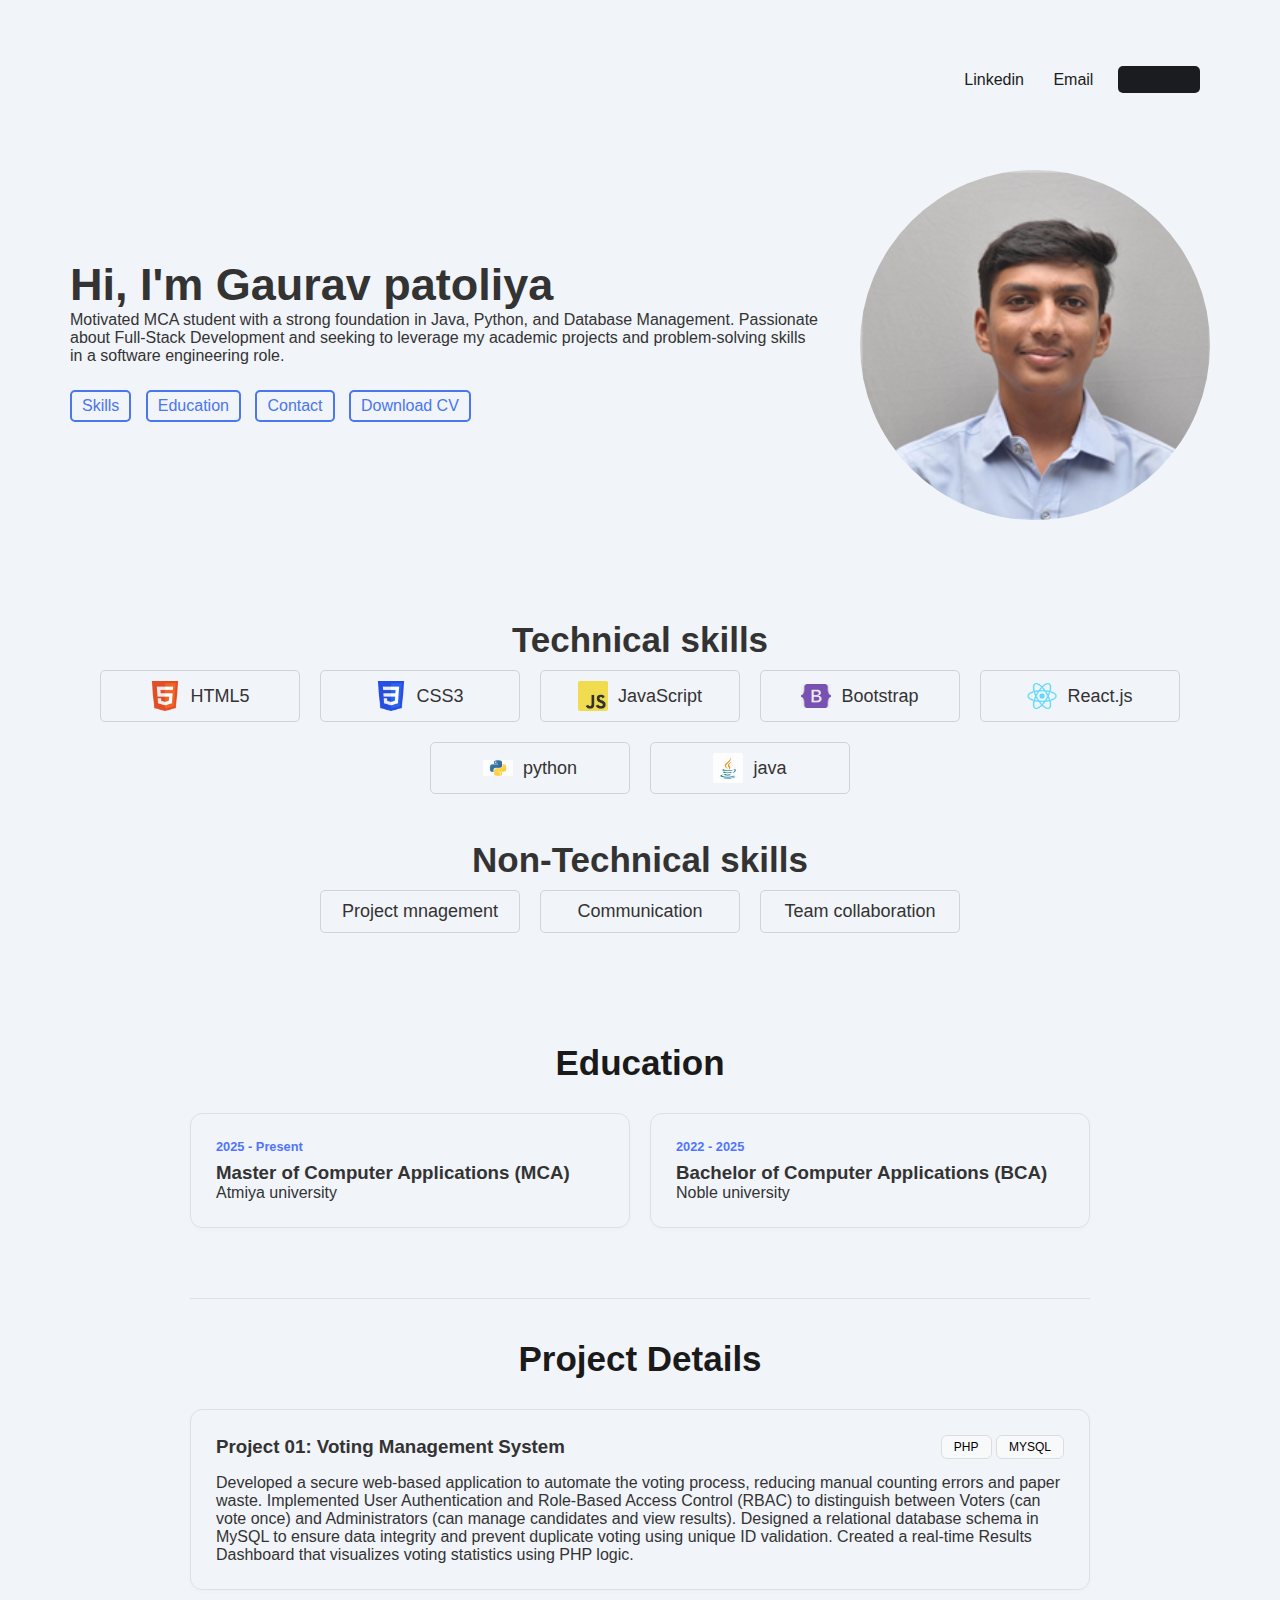
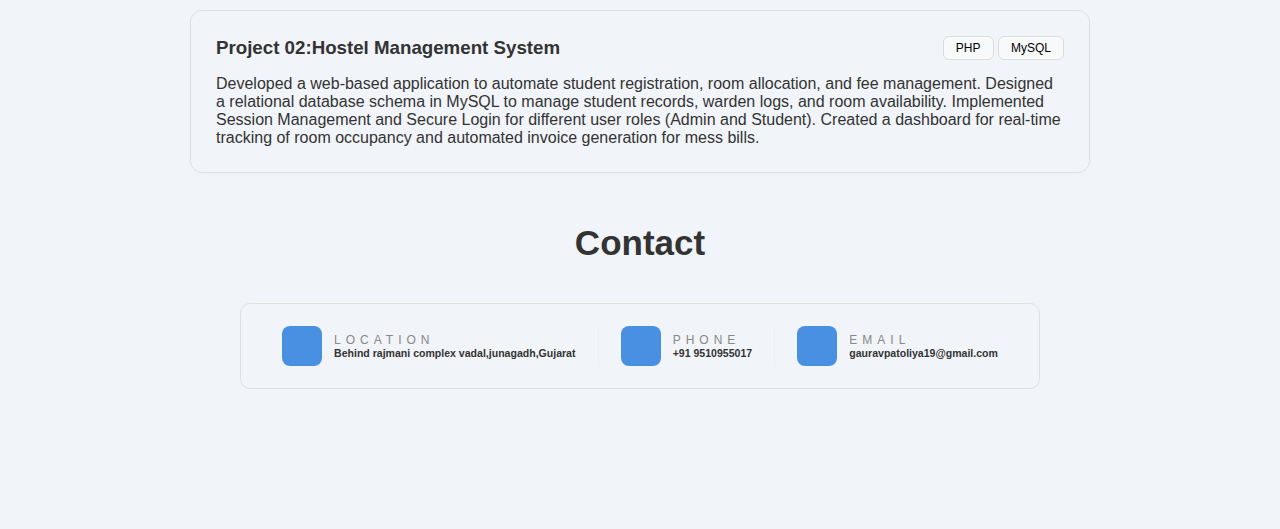
<file: index.html>
<!DOCTYPE html>
<html lang="en">
<head>
  <meta charset="UTF-8">
  <meta http-equiv="X-UA-Compatible" content="IE=edge">
  <meta name="viewport" content="width=device-width, initial-scale=1.0">

  <link rel="preconnect" href="https://fonts.googleapis.com">
  <link rel="preconnect" href="https://fonts.gstatic.com" crossorigin>
  <link href="https://fonts.googleapis.com/css2?family=Poppins:wght@400;600&display=swap" rel="stylesheet">

  <link rel="stylesheet" href="https://cdnjs.cloudflare.com/ajax/libs/font-awesome/6.4.0/css/all.min.css" integrity="sha512-iecdLmaskl7CVkqkXNQ/ZH/XLlvWZOJyj7Yy7tcenmpD1ypASozpmT/E0iPtmFIB46ZmdtAc9eNBvH0H/ZpiBw==" crossorigin="anonymous" referrerpolicy="no-referrer" />

  <link rel="stylesheet" href="home.css">

  <title>Portfolio</title>
</head>
<body>
  <!-- NAVBAR -->
  <nav>
    <div class="left">
    
    </div>

    <div class="right">
      
       
      <a href="http://linkedin.com" target="_blank" rel="noopener noreferrer">
        <i class="fa-brands fa-linkedin"></i>
        <span>Linkedin</span>
      </a>
      
      <a href="http://gauravpatoliya19@gmail.com">
        <i class="fa-solid fa-envelope"></i>
        <span>Email</span>
      </a>
               <a href="https://github.com/gauravpatoliya19-cell"> 
                 <i class="fa-brands fa-github"></i> 
                 <span>Github</span>
        
      </a>
    </div>
  </nav>

  <main>
    <!-- SECTION 1: Hero -->
    <section class="hero-section">
      <div class="text">
        <h2>Hi, I'm Gaurav patoliya</h2>
        <p>Motivated MCA student with a strong foundation in Java, Python, and Database Management. Passionate about Full-Stack Development and seeking to leverage my academic projects and problem-solving skills in a software engineering role.</p>
        <div class="links">
          <a href="#skills">
            <i class="fa-solid fa-code"></i>
            <span>Skills</span>
          </a>
          
          <a href="#Education">
            <i class="fa-solid fa-pen"></i>
            <span>Education</span>
          </a>
          
          <a href="#contact">
            <i class="fa-solid fa-envelope"></i>
            <span>Contact</span>
          </a>

          <a href="white simple student cv resume.pdf" download="Gaurav_Resume" class="btn btn-outline-primary ms-2">
    <i class="fa-solid fa-download"></i> Download CV
</a>
        </div>
      </div>

      <div class="headshot">
        <img src="persona.png" alt="john doe headshot">
      </div>
    </section>

    <!-- SECTION 2: Skills -->
    <section id="skills" class="skills-section">
      <h2>Technical skills</h2>
     
      <div class="cells">
        <div class="cell">
          <img src="html-logo.webp" alt="html logo">
          <span>HTML5</span>
        </div>
        
        <div class="cell">
          <img src="css-logo.webp" alt="css logo">
          <span>CSS3</span>
        </div>
        
        <div class="cell">
          <img src="javascript-logo.webp" alt="javascript logo">
          <span>JavaScript</span>
        </div>
        
        <div class="cell">
          <img src="OIP.png" alt="node logo">
          <span>Bootstrap</span>
        </div>
        
        <div class="cell">
          <img src="react-logo.webp" alt="react logo">
          <span>React.js</span>
        </div>

          <div class="cell">
          <img src="OIPp.png" alt="react logo">
          <span>python</span>
        </div>
      
         <div class="cell">
          <img src="java.png" alt="react logo">
          <span>java</span>
        </div>
      
      </div>

<br>
<br>

      <section id="skills" class="skills-section">
      <h2> Non-Technical skills</h2>
     
      <div class="cells">
        <div class="cell">
          <span>Project mnagement</span>
        </div>
        
        <div class="cell">
          <span>Communication</span>
        </div>
        
        <div class="cell">
          <span>Team collaboration</span>
        </div>
    
    </section>

    <!-- SECTION 3: Testimony -->
    <div class="container">
        <section class="section-block">
            <h2 class="section-title"  id="Education">Education</h2>
            <div class="grid-layout">
                <div class="info-card">
                    <span class="tag">2025 - Present</span>
                    <h3>Master of Computer Applications (MCA)</h3>
                    <p>Atmiya university </p>
                </div>
                <div class="info-card">
                    <span class="tag">2022 - 2025</span>
                    <h3>Bachelor of Computer Applications (BCA)</h3>
                    <p>Noble university </p>
                </div>
            </div>
        </section>

        <hr class="divider">

        <section class="section-block">
            <h2 class="section-title">Project Details</h2>
            
            <div class="project-card">
                <div class="project-header">
                    <h3>Project 01: Voting Management System</h3>
                    <div class="project-links">
                        <button class="btn-small">PHP</button>
                        <button class="btn-small">MYSQL</button>
                    </div>
                </div>
                <p>Developed a secure web-based application to automate the voting process, reducing manual counting errors and paper waste.

Implemented User Authentication and Role-Based Access Control (RBAC) to distinguish between Voters (can vote once) and Administrators (can manage candidates and view results).

Designed a relational database schema in MySQL to ensure data integrity and prevent duplicate voting using unique ID validation.

Created a real-time Results Dashboard that visualizes voting statistics using PHP logic.</P> </div>

            <div class="project-card">
                <div class="project-header">
                    <h3>Project 02:Hostel Management System </h3>
                    <div class="project-links">
                        <button class="btn-small">PHP</button>
                        <button class="btn-small">MySQL</button>
                    </div>
                </div>
                <p>Developed a web-based application to automate student registration, room allocation, and fee management.

Designed a relational database schema in MySQL to manage student records, warden logs, and room availability.

Implemented Session Management and Secure Login for different user roles (Admin and Student).

Created a dashboard for real-time tracking of room occupancy and automated invoice generation for mess bills.</P> </div>
        </section>
    <!-- SECTION 4: Contact -->
     
    <section id="contact" class="contact-section">
      <h2>Contact</h2>

    <div class="contact-menu-bar">
    <div class="contact-item">
        <div class="icon-box"><i class="fas fa-map-marker-alt"></i></div>
        <div class="text-box">
            <span>Location</span>
            <strong>Behind rajmani complex vadal,junagadh,Gujarat</strong>
        </div>
    </div>

    <div class="contact-divider"></div>

    <div class="contact-item">
        <div class="icon-box"><i class="fas fa-phone-alt"></i></div>
        <div class="text-box">
            <span>Phone</span>
            <strong>+91 9510955017</strong>
        </div>
    </div>

    <div class="contact-divider"></div>

    <div class="contact-item">
        <div class="icon-box"><i class="fas fa-envelope"></i></div>
        <div class="text-box">
            <span>Email</span>
            <strong>gauravpatoliya19@gmail.com</strong>
        </div>
    </div>
</div>  
    </section>

    
  </main>
</body>
</html>
</file>
<file: home.css>
:root {
  --text-color: #1a1c20;
  --link-color: #4a76ee;
  --background-color: #eeeff1;
}

* {
  margin: 0;
  padding: 0;
  box-sizing: border-box;
}

html {
  scroll-behavior: smooth;
}

body {
  font-family: 'Poppins', sans-serif;
  color: var(--text-color);
  background-color: var(--background-color);
  max-width: 1400px;
  margin: 0 auto;
}

a {
  color: var(--link-color);
  text-decoration: none;
}

/* NAVBAR */
nav {
  display: flex;
  justify-content: space-between;
  align-items: center;

  padding: 0 50px;
  height: 80px;
}

nav .left a {
  color: var(--text-color);
  font-size: 22px;
  font-weight: 600;
}

nav .right a {
  color: var(--text-color);
  margin: 0 10px;
}

nav .right a:last-child {
  
  background-color: var(--text-color);
  padding: 5px 15px;
  border-radius: 5px;
}

nav .right a span {
  margin-left: 5px;
}

/* SECTION 1: Hero */
.hero-section {
  display: flex;
  justify-content: space-between;
  align-items: center;
  padding: 0 50px;
  margin: 50px 0;
  margin-bottom: 100px;
  gap: 40px;
}

.hero-section .text {
  flex: 5;
}

.hero-section .text h2 {
  font-size: 45px;
}

.hero-section .text .links {
  margin-top: 25px;
}

.hero-section .text .links a {
  display: inline-block;
  padding: 5px 10px;
  border: 2px solid var(--link-color);
  border-radius: 5px;
  margin-right: 10px;
  margin-bottom: 10px;
  transition: .1s;
}

.hero-section .text .links a:hover {
  color: var(--text-color);
  border: 2px solid var(--text-color);
}

.hero-section .headshot {
  flex: 2;
  display: flex;
  justify-content: right;
}

.hero-section .headshot img {
  width: 350px;
  border-radius: 50%;
}

/* SECTION 2: Skills */
.skills-section {
  padding: 0 50px;
  margin-bottom: 100px;
}

.skills-section h2 {
  text-align: center;
  font-size: 35px;
}

.skills-section .text {
  text-align: center;
  margin-bottom: 20px;
}

.skills-section .cells {
  display: flex;
  justify-content: center;
  flex-wrap: wrap;
}

.skills-section .cells .cell {
  display: flex;
  justify-content: center;
  align-items: center;
  gap: 10px;

  width: 200px;
  padding: 10px 20px;
  margin: 10px;
  border: 1.5px solid #d3d3d3;
  border-radius: 5px;
}

.skills-section .cells .cell img {
  width: 30px;
  height: 30px;
  object-fit: contain;
  border-radius: 2px;
}

.skills-section .cells .cell span {
  font-size: 18px;
}

/* SECTION 3: Testimony */
.testimony-section {
  padding: 0 50px;
  margin-bottom: 100px;
}

.testimony-section h2 {
  font-size: 35px;
  margin-bottom: 30px;
}

.testimony-section .group {
  display: flex;
  align-items: center;
  gap: 50px;
}

.testimony-section .group .person-details {
  text-align: center;
  flex: 2;
}

.testimony-section .group .person-details img {
  width: 200px;
  aspect-ratio: 1 / 1;
  object-fit: cover;
  border-radius: 50%;
  margin-bottom: 10px;
}

.testimony-section .group .person-details p {
  font-weight: 600;
}

.testimony-section .group .person-details p:last-child {
  font-weight: normal;
}

.testimony-section .group .text {
  flex: 8;
}

/* SECTION 4: Contact */
.contact-section {
  padding: 0 50px;
  margin-bottom: 100px;
}

.contact-section h2 {
  font-size: 35px;
}

.contact-section .group {
  display: flex;
  gap: 50px;
}

.contact-section .group .text {
  flex: 3;
  margin-top: 20px;
}

.contact-section .group form {
  flex: 3;
  display: flex;
  flex-direction: column;
}

.contact-section .group form input,
.contact-section .group form textarea {
  font-family: 'Poppins', sans-serif;
  border: 2px solid var(--link-color);
  background-color: transparent;
  padding: 10px;
  margin-bottom: 15px;
  outline: none;
  resize: none;
}

.contact-section .group form button {
  font-size: 16px;
  font-family: 'Poppins', sans-serif;
  color: #fff;
  background-color: var(--link-color);
  border: none;
  height: 50px;
  cursor: pointer;
  transition: .1s;
}

.contact-section .group form button:hover {
  filter: brightness(.9);
}

@media (max-width: 850px) {
  /* SECTION 1: Hero */
  .hero-section .text h2 {
    font-size: 35px;
  }
}

@media (max-width: 740px) {
  /* SECTION 1: Hero */
  .hero-section {
    flex-direction: column-reverse;
  }

  .hero-section .headshot img {
    width: 300px;
  }

  /* SECTION 3: Testimony */
  .testimony-section {
    text-align: center;
  }

  .testimony-section .group {
    flex-direction: column;
  }

  /* SECTION 4: Contact */
  .contact-section .group {
    flex-direction: column;
  }
}

@media (max-width: 600px) {
  /* NAVBAR */
  nav {
    padding: 0 20px;
  }

  nav .right a {
    font-size: 22px;
  }

  nav .right a:last-child {
    color: var(--text-color);
    background-color: transparent;
    padding: 0;
  }

  nav .right a span {
    display: none;
  }

  /* SECTION 1: Hero */
  .hero-section {
    padding: 0 20px;
  }

  .hero-section .text h2 {
    font-size: 30px;
  }

  /* SECTION 2: Skills */
  .skills-section {
    padding: 0 20px;
  }

  .skills-section .cells .cell span {
    font-size: 16px;
  }

  /* SECTION 3: Testimony */
  .testimony-section {
    padding: 0 20px;
  }

  /* SECTION 4: Contact */
  .contact-section {
    padding: 0 20px;
  }


}


/* Styling based on Gaurav's Portfolio Design */
* {
    margin: 0;
    padding: 0;
    box-sizing: border-box;
    font-family: 'Inter', 'Segoe UI', sans-serif;
}

body {
    background-color: #f1f4f9; /* Matching the screenshot background */
    color: #333;
    padding: 40px 20px;
}

.container {
    max-width: 900px;
    margin: 0 auto;
}

.section-title {
    text-align: center;
    font-size: 1.8rem;
    margin-bottom: 30px;
    color: #1a1a1a;
}

.section-block {
    margin-bottom: 50px;
}

/* Card Styling */
.info-card, .project-card {
  
    padding: 25px;
    border-radius: 12px;
    border: 1px solid #e0e0e0;
    margin-bottom: 20px;
    box-shadow: 0 2px 5px rgba(0,0,0,0.02);
}

.grid-layout {
    display: grid;
    grid-template-columns: 1fr 1fr;
    gap: 20px;
}

/* Education Tag */
.tag {
    font-size: 0.8rem;
    color: #4f75ff;
    font-weight: bold;
    display: block;
    margin-bottom: 8px;
}

/* Project Specifics */
.project-header {
    display: flex;
    justify-content: space-between;
    align-items: center;
    margin-bottom: 15px;
}

.btn-small {
    background: #f8f9fa;
    border: 1px solid #ddd;
    padding: 4px 12px;
    border-radius: 6px;
    font-size: 0.75rem;
    cursor: default;
}

/* Main Action Button (Blue style from image) */
.btn-main {
    display: inline-block;
    background: #4f75ff;
    color: white;
    padding: 10px 25px;
    border-radius: 8px;
    text-decoration: none;
    font-weight: 500;
    transition: background 0.3s;
}

.btn-main:hover {
    background: #3a5ccc;
}

.divider {
    border: 0;
    height: 1px;
    background: #e0e0e0;
    margin: 40px 0;
}

.action-footer {
    text-align: center;
}

/* Mobile Friendly */
@media (max-width: 768px) {
    .grid-layout {
        grid-template-columns: 1fr;
    }
}

/* Container to hold both info and form */



.contact-menu-bar {
    display: flex;
    align-items: center;
    justify-content: space-around;
  
    padding: 12px 25px;
    border-radius: 10px;
    border: 1px solid #e0e0e0;
    max-width: 900px;
    margin: 40px auto;
}

.contact-item {
    display: flex;
    align-items: center;
    gap: 12px;
    padding: 10px;
}

.icon-box {
    background: #4A90E2; /* Your primary blue */
    color: white;
    width: 40px;
    height: 40px;
    display: flex;
    align-items: center;
    justify-content: center;
    border-radius: 8px;
    font-size: 1.1rem;
}

.text-box {
    display: flex;
    flex-direction: column;
}

.text-box span {
    font-size: 0.75rem;
    color: #888;
    text-transform: uppercase;
    letter-spacing: 5px;
}

.text-box strong {
    font-size: 0.66rem;
    color: #333;
}

/* Vertical line divider */
.contact-divider {
    width: 1px;
    height: 40px;
    background-color: #eee;
}

/* Mobile Responsive: Stacks them when the screen is small */
@media (max-width: 768px) {
    .contact-menu-bar {
        flex-direction: column;
        gap: 20px;
        padding: 20px;
    }
    .contact-divider {
        width: 90%;
        height: 1px;
    }
}
</file>
